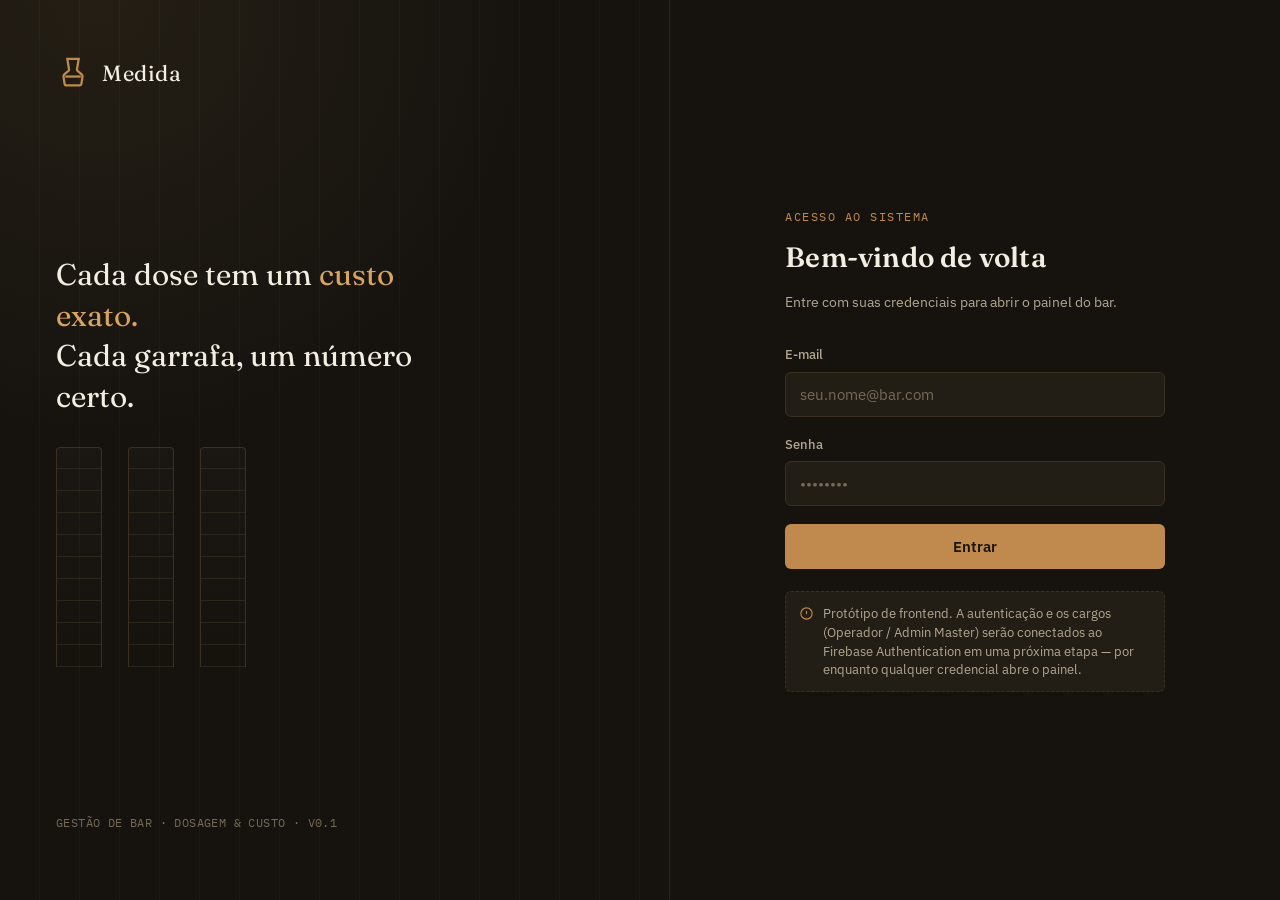
<file: index.html>
<!doctype html>
<html lang="pt-BR">
<head>
<meta charset="UTF-8">
<meta name="viewport" content="width=device-width, initial-scale=1.0">
<title>Medida — Entrar</title>
<link rel="preconnect" href="https://fonts.googleapis.com">
<link href="https://fonts.googleapis.com/css2?family=Fraunces:opsz,wght@9..144,500;9..144,600&family=IBM+Plex+Sans:wght@400;500;600&family=IBM+Plex+Mono:wght@400;500&display=swap" rel="stylesheet">
<link rel="stylesheet" href="css/tokens.css">
<link rel="stylesheet" href="css/login.css">
</head>
<body>

<div class="login-screen">

  <!-- Painel de marca -->
  <aside class="login-aside">
    <div class="brand-mark">
      <svg class="glyph" viewBox="0 0 24 24" fill="none" stroke="currentColor" stroke-width="1.6">
        <path d="M8 2h8l-1.2 7.5a1 1 0 0 0 .35.95L18 12.8a2 2 0 0 1 .7 1.9l-.8 5.2a1 1 0 0 1-1 .85H7.1a1 1 0 0 1-1-.85l-.8-5.2a2 2 0 0 1 .7-1.9l2.85-2.35a1 1 0 0 0 .35-.95L8 2Z"/>
        <path d="M6.5 14.5h11"/>
      </svg>
      <span>Medida</span>
    </div>

    <div>
      <p class="login-quote">Cada dose tem um <em>custo exato.</em><br>Cada garrafa, um número certo.</p>

      <div class="gauge-wrap" aria-hidden="true">
        <div class="gauge"><div class="ticks"></div><div class="fill"></div></div>
        <div class="gauge"><div class="ticks"></div><div class="fill"></div></div>
        <div class="gauge"><div class="ticks"></div><div class="fill"></div></div>
      </div>
    </div>

    <p class="login-foot">GESTÃO DE BAR · DOSAGEM &amp; CUSTO · V0.1</p>
  </aside>

  <!-- Formulário -->
  <main class="login-main">
    <form class="login-card" id="loginForm" novalidate>
      <span class="eyebrow">Acesso ao sistema</span>
      <h1>Bem-vindo de volta</h1>
      <p class="sub">Entre com suas credenciais para abrir o painel do bar.</p>

      <div class="field">
        <label for="email">E-mail</label>
        <input type="email" id="email" placeholder="seu.nome@bar.com" autocomplete="username" required>
      </div>

      <div class="field">
        <label for="senha">Senha</label>
        <input type="password" id="senha" placeholder="••••••••" autocomplete="current-password" required>
      </div>

      <button class="btn-primary" type="submit">Entrar</button>

      <div class="login-note">
        <svg viewBox="0 0 24 24" fill="none" stroke="currentColor" stroke-width="1.8"><circle cx="12" cy="12" r="9"/><path d="M12 8v5"/><path d="M12 16h.01"/></svg>
        <span>Protótipo de frontend. A autenticação e os cargos (Operador / Admin Master) serão conectados ao Firebase Authentication em uma próxima etapa — por enquanto qualquer credencial abre o painel.</span>
      </div>
    </form>
  </main>

</div>

<script src="js/login.js"></script>
</body>
</html>
</file>
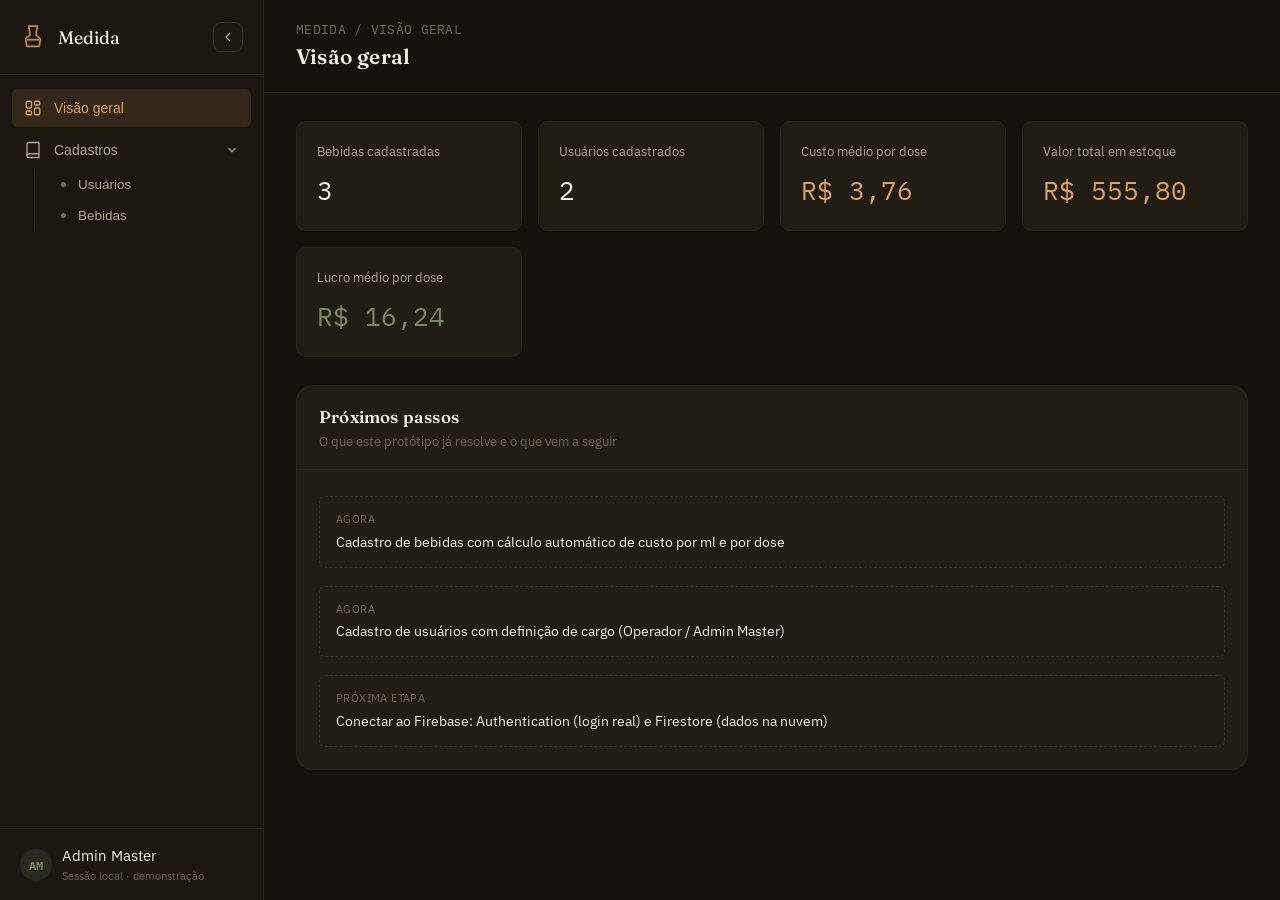
<file: dashboard.html>
<!doctype html>
<html lang="pt-BR">
<head>
<meta charset="UTF-8">
<meta name="viewport" content="width=device-width, initial-scale=1.0">
<title>Medida — Painel</title>
<link rel="preconnect" href="https://fonts.googleapis.com">
<link href="https://fonts.googleapis.com/css2?family=Fraunces:opsz,wght@9..144,500;9..144,600&family=IBM+Plex+Sans:wght@400;500;600&family=IBM+Plex+Mono:wght@400;500&display=swap" rel="stylesheet">
<link rel="stylesheet" href="css/tokens.css">
<link rel="stylesheet" href="css/app.css">
</head>
<body>

<div class="app" id="appRoot">

  <!-- ============ SIDEBAR ============ -->
  <aside class="sidebar">
    <div class="sidebar-head">
      <svg class="glyph" viewBox="0 0 24 24" fill="none" stroke="currentColor" stroke-width="1.6">
        <path d="M8 2h8l-1.2 7.5a1 1 0 0 0 .35.95L18 12.8a2 2 0 0 1 .7 1.9l-.8 5.2a1 1 0 0 1-1 .85H7.1a1 1 0 0 1-1-.85l-.8-5.2a2 2 0 0 1 .7-1.9l2.85-2.35a1 1 0 0 0 .35-.95L8 2Z"/>
        <path d="M6.5 14.5h11"/>
      </svg>
      <span class="brand-text">Medida</span>
      <button class="sidebar-toggle" id="sidebarToggle" title="Recolher menu" aria-label="Recolher menu">
        <svg viewBox="0 0 24 24" fill="none" stroke="currentColor" stroke-width="2"><path d="M15 6l-6 6 6 6"/></svg>
      </button>
    </div>

    <nav class="sidebar-nav">
      <div class="nav-group">
        <button class="nav-link active" data-target="dashboard">
          <svg viewBox="0 0 24 24" fill="none" stroke="currentColor" stroke-width="1.7"><rect x="3" y="3" width="7" height="9" rx="1.5"/><rect x="14" y="3" width="7" height="5" rx="1.5"/><rect x="14" y="12" width="7" height="9" rx="1.5"/><rect x="3" y="16" width="7" height="5" rx="1.5"/></svg>
          <span class="nav-label">Visão geral</span>
        </button>
      </div>

      <div class="nav-group">
        <button class="nav-parent" id="cadastrosParent" aria-expanded="true">
          <svg viewBox="0 0 24 24" fill="none" stroke="currentColor" stroke-width="1.7"><path d="M4 19.5A2.5 2.5 0 0 1 6.5 17H20"/><path d="M6.5 2H20v20H6.5A2.5 2.5 0 0 1 4 19.5v-15A2.5 2.5 0 0 1 6.5 2Z"/></svg>
          <span class="nav-label">Cadastros</span>
          <svg class="chevron" viewBox="0 0 24 24" fill="none" stroke="currentColor" stroke-width="2"><path d="M9 6l6 6-6 6"/></svg>
        </button>
        <div class="nav-sub open" id="cadastrosSub">
          <button class="nav-link" data-target="usuarios">
            <span class="nav-label">Usuários</span>
          </button>
          <button class="nav-link" data-target="bebidas">
            <span class="nav-label">Bebidas</span>
          </button>
        </div>
      </div>
    </nav>

    <div class="sidebar-foot">
      <div class="avatar">AM</div>
      <div class="who">
        <div>Admin Master</div>
        <small>Sessão local · demonstração</small>
      </div>
    </div>
  </aside>

  <!-- ============ MAIN ============ -->
  <div class="main">
    <header class="topbar">
      <div>
        <div class="crumbs" id="crumbs">MEDIDA / VISÃO GERAL</div>
        <h1 id="pageTitle">Visão geral</h1>
      </div>
      <button class="icon-btn" id="mobileMenuBtn" aria-label="Abrir menu" style="display:none">
        <svg viewBox="0 0 24 24" fill="none" stroke="currentColor" stroke-width="1.8"><path d="M3 6h18M3 12h18M3 18h18"/></svg>
      </button>
    </header>

    <div class="content">

      <!-- ===== VIEW: DASHBOARD ===== -->
      <section class="view active" id="view-dashboard">
        <div class="stat-grid">
          <div class="stat-card">
            <div class="label">Bebidas cadastradas</div>
            <div class="value num" id="statBebidas">0</div>
          </div>
          <div class="stat-card">
            <div class="label">Usuários cadastrados</div>
            <div class="value num" id="statUsuarios">0</div>
          </div>
          <div class="stat-card">
            <div class="label">Custo médio por dose</div>
            <div class="value num brass" id="statCustoMedio">R$ 0,00</div>
          </div>
          <div class="stat-card">
            <div class="label">Valor total em estoque</div>
            <div class="value num brass" id="statValorEstoque">R$ 0,00</div>
          </div>
          <div class="stat-card">
            <div class="label">Lucro médio por dose</div>
            <div class="value num" id="statLucroMedio" style="color:var(--olive)">R$ 0,00</div>
          </div>
        </div>

        <div class="panel">
          <div class="panel-head">
            <div>
              <h2>Próximos passos</h2>
              <div class="desc">O que este protótipo já resolve e o que vem a seguir</div>
            </div>
          </div>
          <div style="padding:22px; display:grid; gap:14px;">
            <div class="calc-box" style="width:100%">
              <div class="item"><div class="k">Agora</div><div class="v" style="font-size:14px; font-family:var(--font-body); color:var(--ink)">Cadastro de bebidas com cálculo automático de custo por ml e por dose</div></div>
            </div>
            <div class="calc-box" style="width:100%">
              <div class="item"><div class="k">Agora</div><div class="v" style="font-size:14px; font-family:var(--font-body); color:var(--ink)">Cadastro de usuários com definição de cargo (Operador / Admin Master)</div></div>
            </div>
            <div class="calc-box" style="width:100%">
              <div class="item"><div class="k">Próxima etapa</div><div class="v" style="font-size:14px; font-family:var(--font-body); color:var(--ink)">Conectar ao Firebase: Authentication (login real) e Firestore (dados na nuvem)</div></div>
            </div>
          </div>
        </div>
      </section>

      <!-- ===== VIEW: USUÁRIOS ===== -->
      <section class="view" id="view-usuarios">
        <div class="panel">
          <div class="panel-head">
            <div>
              <h2>Usuários</h2>
              <div class="desc">Pessoas com acesso ao sistema e seus cargos</div>
            </div>
            <div style="display:flex; gap:10px; align-items:center;">
              <div class="search-wrap">
                <svg viewBox="0 0 24 24" fill="none" stroke="currentColor" stroke-width="1.8"><circle cx="11" cy="11" r="7"/><path d="m21 21-4.3-4.3"/></svg>
                <input class="search-input" id="searchUsuarios" placeholder="Buscar usuário...">
              </div>
              <button class="btn btn-brass" id="btnNovoUsuario">
                <svg viewBox="0 0 24 24" fill="none" stroke="currentColor" stroke-width="2"><path d="M12 5v14M5 12h14"/></svg>
                Novo usuário
              </button>
            </div>
          </div>
          <div id="usuariosTableWrap"></div>
        </div>
      </section>

      <!-- ===== VIEW: BEBIDAS ===== -->
      <section class="view" id="view-bebidas">
        <div class="panel">
          <div class="panel-head">
            <div>
              <h2>Bebidas</h2>
              <div class="desc">Catálogo de bebidas, volume, preço de compra e custo calculado</div>
            </div>
            <div style="display:flex; gap:10px; align-items:center;">
              <div class="search-wrap">
                <svg viewBox="0 0 24 24" fill="none" stroke="currentColor" stroke-width="1.8"><circle cx="11" cy="11" r="7"/><path d="m21 21-4.3-4.3"/></svg>
                <input class="search-input" id="searchBebidas" placeholder="Buscar bebida...">
              </div>
              <button class="btn btn-brass" id="btnNovaBebida">
                <svg viewBox="0 0 24 24" fill="none" stroke="currentColor" stroke-width="2"><path d="M12 5v14M5 12h14"/></svg>
                Nova bebida
              </button>
            </div>
          </div>
          <div id="bebidasTableWrap"></div>
        </div>
      </section>

    </div>
  </div>
</div>

<!-- ============ MODAL: USUÁRIO ============ -->
<div class="modal-backdrop" id="modalUsuario">
  <div class="modal">
    <div class="modal-head">
      <h3 id="modalUsuarioTitle">Novo usuário</h3>
      <button class="icon-btn" data-close-modal="modalUsuario" aria-label="Fechar">
        <svg viewBox="0 0 24 24" fill="none" stroke="currentColor" stroke-width="2"><path d="M18 6 6 18M6 6l12 12"/></svg>
      </button>
    </div>
    <form id="formUsuario">
      <div class="modal-body">
        <input type="hidden" id="usuarioId">
        <div class="field">
          <label for="usuarioNome">Nome completo</label>
          <input type="text" id="usuarioNome" placeholder="Ex.: Camila Souza" required>
        </div>
        <div class="field">
          <label for="usuarioEmail">E-mail</label>
          <input type="email" id="usuarioEmail" placeholder="camila@bar.com" required>
        </div>
        <div class="form-row">
          <div class="field">
            <label for="usuarioCargo">Cargo</label>
            <select id="usuarioCargo">
              <option value="Operador">Operador</option>
              <option value="Admin Master">Admin Master</option>
            </select>
          </div>
          <div class="field">
            <label for="usuarioStatus">Status</label>
            <select id="usuarioStatus">
              <option value="Ativo">Ativo</option>
              <option value="Inativo">Inativo</option>
            </select>
          </div>
        </div>
      </div>
      <div class="modal-foot">
        <button type="button" class="btn btn-ghost" data-close-modal="modalUsuario">Cancelar</button>
        <button type="submit" class="btn btn-brass">Salvar usuário</button>
      </div>
    </form>
  </div>
</div>

<!-- ============ MODAL: BEBIDA ============ -->
<div class="modal-backdrop" id="modalBebida">
  <div class="modal">
    <div class="modal-head">
      <h3 id="modalBebidaTitle">Nova bebida</h3>
      <button class="icon-btn" data-close-modal="modalBebida" aria-label="Fechar">
        <svg viewBox="0 0 24 24" fill="none" stroke="currentColor" stroke-width="2"><path d="M18 6 6 18M6 6l12 12"/></svg>
      </button>
    </div>
    <form id="formBebida">
      <div class="modal-body">
        <input type="hidden" id="bebidaId">
        <div class="field">
          <label for="bebidaNome">Nome da bebida</label>
          <input type="text" id="bebidaNome" placeholder="Ex.: Vodka Nacional" required>
        </div>
        <div class="form-row">
          <div class="field">
            <label for="bebidaCategoria">Categoria</label>
            <select id="bebidaCategoria">
              <option>Destilado</option>
              <option>Cerveja</option>
              <option>Vinho</option>
              <option>Licor</option>
              <option>Refrigerante / Suco</option>
              <option>Outro</option>
            </select>
          </div>
          <div class="field">
            <label for="bebidaVolume">Volume da embalagem (ml)</label>
            <input type="number" id="bebidaVolume" min="1" step="1" placeholder="1000" required>
          </div>
        </div>
        <div class="form-row">
          <div class="field">
            <label for="bebidaPreco">Preço de compra (R$)</label>
            <input type="number" id="bebidaPreco" min="0" step="0.01" placeholder="45.90" required>
          </div>
          <div class="field">
            <label for="bebidaDose">Dose padrão (ml)</label>
            <input type="number" id="bebidaDose" min="1" step="1" placeholder="50" required>
          </div>
        </div>

        <div class="field">
          <label for="bebidaPrecoVenda">Preço de venda da dose (R$)</label>
          <input type="number" id="bebidaPrecoVenda" min="0" step="0.01" placeholder="18.00">
        </div>

        <div class="calc-box">
          <div class="item">
            <div class="k">Custo por ml</div>
            <div class="v" id="calcPorMl">R$ 0,000</div>
          </div>
          <div class="item">
            <div class="k">Custo por dose</div>
            <div class="v" id="calcPorDose">R$ 0,00</div>
          </div>
          <div class="item">
            <div class="k">Doses por garrafa</div>
            <div class="v" id="calcDosesPorGarrafa">0</div>
          </div>
        </div>

        <div class="calc-box" style="border-color:var(--olive)">
          <div class="item">
            <div class="k">Lucro por ml</div>
            <div class="v" id="calcLucroPorMl" style="color:var(--olive)">R$ 0,000</div>
          </div>
          <div class="item">
            <div class="k">Lucro por dose</div>
            <div class="v" id="calcLucroPorDose" style="color:var(--olive)">R$ 0,00</div>
          </div>
          <div class="item">
            <div class="k">Margem</div>
            <div class="v" id="calcMargem" style="color:var(--olive)">0%</div>
          </div>
        </div>
      </div>
      <div class="modal-foot">
        <button type="button" class="btn btn-ghost" data-close-modal="modalBebida">Cancelar</button>
        <button type="submit" class="btn btn-brass">Salvar bebida</button>
      </div>
    </form>
  </div>
</div>

<!-- ============ MODAL: CONFIRMAÇÃO ============ -->
<div class="modal-backdrop" id="modalConfirm">
  <div class="modal" style="max-width: 380px;">
    <div class="modal-head">
      <h3>Excluir registro</h3>
      <button class="icon-btn" data-close-modal="modalConfirm" aria-label="Fechar">
        <svg viewBox="0 0 24 24" fill="none" stroke="currentColor" stroke-width="2"><path d="M18 6 6 18M6 6l12 12"/></svg>
      </button>
    </div>
    <div class="modal-body">
      <p id="confirmText" style="color:var(--ink-muted); font-size:14px; line-height:1.6;">Tem certeza que deseja excluir este registro? Essa ação não pode ser desfeita.</p>
    </div>
    <div class="modal-foot">
      <button type="button" class="btn btn-ghost" data-close-modal="modalConfirm">Cancelar</button>
      <button type="button" class="btn btn-danger-ghost" id="confirmDeleteBtn">Excluir</button>
    </div>
  </div>
</div>

<div class="toast" id="toast">
  <svg viewBox="0 0 24 24" fill="none" stroke="currentColor" stroke-width="2"><path d="M20 6 9 17l-5-5"/></svg>
  <span id="toastMsg">Salvo com sucesso</span>
</div>

<script src="js/storage.js"></script>
<script src="js/app.js"></script>
<script src="js/usuarios.js"></script>
<script src="js/bebidas.js"></script>
</body>
</html>
</file>
<file: css/tokens.css>
/* =========================================================
   MEDIDA — Design Tokens
   Paleta inspirada em ferramentas de bar: latão envelhecido,
   vidro âmbar, madeira escura de balcão. Tipografia: serifada
   de personalidade para marca, sans utilitária para interface,
   monoespaçada para todos os números (doses, ml, R$) — a régua
   de medição é o fio condutor visual do produto.
   ========================================================= */

:root{
  /* Cor — base */
  --bg: #16130F;
  --bg-elevated: #1C1811;
  --surface: #221D15;
  --surface-2: #2B2419;
  --border: #3A3122;
  --border-soft: #2C2619;

  /* Cor — acento */
  --brass: #C08A4E;
  --brass-strong: #D9A362;
  --brass-soft: rgba(192, 138, 78, 0.14);
  --olive: #7C8A61;
  --olive-soft: rgba(124, 138, 97, 0.16);
  --danger: #C1584F;
  --danger-soft: rgba(193, 88, 79, 0.14);

  /* Cor — texto */
  --ink: #F3EEE1;
  --ink-muted: #B3A791;
  --ink-faint: #756A56;

  /* Tipografia */
  --font-display: 'Fraunces', 'Georgia', serif;
  --font-body: 'IBM Plex Sans', 'Segoe UI', sans-serif;
  --font-mono: 'IBM Plex Mono', 'Consolas', monospace;

  /* Layout */
  --sidebar-w: 264px;
  --sidebar-w-collapsed: 76px;
  --radius-sm: 6px;
  --radius-md: 10px;
  --radius-lg: 16px;
  --shadow-card: 0 8px 24px rgba(0,0,0,0.28);
  --ease: cubic-bezier(.65,.05,.36,1);
}

*, *::before, *::after{ box-sizing: border-box; }
html, body{ height: 100%; }
body{
  margin: 0;
  background: var(--bg);
  color: var(--ink);
  font-family: var(--font-body);
  font-size: 15px;
  line-height: 1.5;
  -webkit-font-smoothing: antialiased;
}

h1, h2, h3, h4{
  font-family: var(--font-display);
  font-weight: 600;
  margin: 0;
  color: var(--ink);
  letter-spacing: 0.2px;
}

a{ color: inherit; }

.num{ font-family: var(--font-mono); font-variant-numeric: tabular-nums; }

::selection{ background: var(--brass-soft); color: var(--ink); }

/* Scrollbar */
::-webkit-scrollbar{ width: 10px; height: 10px; }
::-webkit-scrollbar-track{ background: transparent; }
::-webkit-scrollbar-thumb{ background: var(--border); border-radius: 8px; }
::-webkit-scrollbar-thumb:hover{ background: var(--brass); }

/* Foco visível */
:focus-visible{
  outline: 2px solid var(--brass);
  outline-offset: 2px;
  border-radius: 4px;
}

@media (prefers-reduced-motion: reduce){
  *{ animation-duration: 0.001ms !important; transition-duration: 0.001ms !important; }
}
</file>
<file: css/login.css>
/* ===================== LOGIN ===================== */

.login-screen{
  min-height: 100vh;
  display: grid;
  grid-template-columns: 1.1fr 1fr;
}

@media (max-width: 860px){
  .login-screen{ grid-template-columns: 1fr; }
  .login-aside{ display: none; }
}

/* ---- Lado da marca: régua de medição animada ---- */
.login-aside{
  position: relative;
  background:
    radial-gradient(120% 90% at 15% 0%, #241E14 0%, var(--bg) 55%);
  border-right: 1px solid var(--border-soft);
  padding: 56px;
  display: flex;
  flex-direction: column;
  justify-content: space-between;
  overflow: hidden;
}

.login-aside::before{
  content:"";
  position:absolute; inset: 0;
  background-image: repeating-linear-gradient(
    90deg, transparent 0 39px, rgba(192,138,78,0.05) 39px 40px
  );
  pointer-events:none;
}

.brand-mark{ display:flex; align-items:center; gap: 12px; }
.brand-mark .glyph{ width: 34px; height: 34px; color: var(--brass); }
.brand-mark span{
  font-family: var(--font-display);
  font-size: 22px;
  letter-spacing: 0.5px;
}

.login-quote{
  max-width: 420px;
  font-family: var(--font-display);
  font-size: 30px;
  line-height: 1.35;
  color: var(--ink);
}
.login-quote em{ color: var(--brass-strong); font-style: normal; }

.gauge-wrap{
  position: relative;
  display: flex;
  align-items: flex-end;
  gap: 26px;
  height: 220px;
}

.gauge{
  position: relative;
  width: 46px;
  height: 100%;
  border: 1px solid var(--border);
  border-bottom: none;
  border-radius: 4px 4px 0 0;
  overflow: hidden;
  background: linear-gradient(180deg, rgba(255,255,255,0.02), transparent);
}
.gauge .fill{
  position:absolute; left:0; right:0; bottom:0;
  background: linear-gradient(180deg, var(--brass-strong), var(--brass));
  animation: pour 4.5s var(--ease) infinite;
}
.gauge:nth-child(2) .fill{ animation-delay: .5s; }
.gauge:nth-child(3) .fill{ animation-delay: 1s; }
.gauge .ticks{
  position:absolute; inset:0;
  background-image: repeating-linear-gradient(
    0deg, var(--border) 0 1px, transparent 1px 22px
  );
  opacity:.6;
}

@keyframes pour{
  0%{ height: 6%; }
  45%{ height: 78%; }
  70%{ height: 78%; }
  100%{ height: 6%; }
}

.login-foot{
  font-family: var(--font-mono);
  font-size: 12px;
  color: var(--ink-faint);
  letter-spacing: 0.4px;
}

/* ---- Lado do formulário ---- */
.login-main{
  display:flex; align-items:center; justify-content:center;
  padding: 32px;
}
.login-card{ width: 100%; max-width: 380px; }

.login-card .eyebrow{
  font-family: var(--font-mono);
  font-size: 12px;
  letter-spacing: 1.5px;
  text-transform: uppercase;
  color: var(--brass);
  margin-bottom: 10px;
  display:block;
}

.login-card h1{ font-size: 28px; margin-bottom: 6px; }
.login-card .sub{ color: var(--ink-muted); margin-bottom: 32px; font-size: 14px; }

.field{ margin-bottom: 18px; }
.field label{
  display:block; font-size: 13px; color: var(--ink-muted);
  margin-bottom: 7px; font-weight: 500;
}
.field input, .field select{
  width: 100%;
  background: var(--surface);
  border: 1px solid var(--border);
  color: var(--ink);
  padding: 12px 14px;
  border-radius: var(--radius-sm);
  font-family: var(--font-body);
  font-size: 14.5px;
  transition: border-color .15s var(--ease), background .15s var(--ease);
}
.field input:focus, .field select:focus{
  border-color: var(--brass);
  background: var(--bg-elevated);
  outline: none;
}
.field input::placeholder{ color: var(--ink-faint); }

.btn-primary{
  width: 100%;
  background: var(--brass);
  color: #1A1409;
  border: none;
  padding: 13px 16px;
  border-radius: var(--radius-sm);
  font-family: var(--font-body);
  font-weight: 600;
  font-size: 14.5px;
  cursor: pointer;
  transition: background .15s var(--ease), transform .1s var(--ease);
}
.btn-primary:hover{ background: var(--brass-strong); }
.btn-primary:active{ transform: translateY(1px); }

.login-note{
  margin-top: 22px;
  display:flex; gap: 9px; align-items:flex-start;
  background: var(--surface);
  border: 1px dashed var(--border);
  border-radius: var(--radius-sm);
  padding: 12px 13px;
  font-size: 12.5px;
  color: var(--ink-muted);
  line-height: 1.5;
}
.login-note svg{ flex: none; width: 15px; height: 15px; margin-top: 2px; color: var(--brass); }
</file>
<file: css/app.css>
/* ===================== APP SHELL ===================== */

.app{
  display: grid;
  grid-template-columns: var(--sidebar-w) 1fr;
  min-height: 100vh;
  transition: grid-template-columns .32s var(--ease);
}
.app.collapsed{ grid-template-columns: var(--sidebar-w-collapsed) 1fr; }

/* ---------- Sidebar ---------- */
.sidebar{
  background: var(--bg-elevated);
  border-right: 1px solid var(--border-soft);
  display: flex;
  flex-direction: column;
  overflow: hidden;
  position: relative;
}

.sidebar-head{
  display:flex; align-items:center; gap:12px;
  padding: 22px 20px;
  border-bottom: 1px solid var(--border-soft);
  min-height: 68px;
}
.sidebar-head .glyph{ width:26px; height:26px; color: var(--brass); flex: none; }
.sidebar-head .brand-text{
  font-family: var(--font-display);
  font-size: 18px;
  white-space: nowrap;
  opacity: 1;
  transition: opacity .18s var(--ease);
}
.app.collapsed .sidebar-head .brand-text{ opacity: 0; width:0; }

.sidebar-toggle{
  margin-left: auto;
  background: transparent;
  border: 1px solid var(--border);
  color: var(--ink-muted);
  width: 30px; height: 30px;
  border-radius: 8px;
  display:flex; align-items:center; justify-content:center;
  cursor: pointer;
  flex: none;
  transition: border-color .15s, color .15s, transform .32s var(--ease);
}
.sidebar-toggle:hover{ color: var(--brass); border-color: var(--brass); }
.app.collapsed .sidebar-toggle{ transform: rotate(180deg); }
.app.collapsed .sidebar-head{ justify-content:center; padding: 22px 0; }
.app.collapsed .sidebar-toggle{ margin-left:0; }
.app.collapsed .sidebar-head .glyph{ display:none; }

.sidebar-nav{ padding: 14px 12px; overflow-y: auto; overflow-x: hidden; flex: 1; }

.nav-group + .nav-group{ margin-top: 4px; }

.nav-link, .nav-parent{
  display:flex; align-items:center; gap: 12px;
  padding: 10px 12px;
  border-radius: var(--radius-sm);
  color: var(--ink-muted);
  text-decoration:none;
  font-size: 14px;
  font-weight: 500;
  cursor: pointer;
  border: none;
  background: transparent;
  width: 100%;
  text-align: left;
  white-space: nowrap;
  transition: background .15s var(--ease), color .15s var(--ease);
}
.nav-link:hover, .nav-parent:hover{ background: var(--surface); color: var(--ink); }
.nav-link.active{ background: var(--brass-soft); color: var(--brass-strong); }
.nav-link svg, .nav-parent svg{ width:18px; height:18px; flex: none; }

.nav-parent .chevron{ margin-left: auto; width:14px; height:14px; transition: transform .25s var(--ease); }
.nav-parent[aria-expanded="true"] .chevron{ transform: rotate(90deg); }

.nav-label{ opacity:1; transition: opacity .15s var(--ease); }
.app.collapsed .nav-label,
.app.collapsed .nav-parent .chevron{ opacity:0; width:0; overflow:hidden; }
.app.collapsed .nav-link, .app.collapsed .nav-parent{ justify-content:center; }

.nav-sub{
  max-height: 0;
  overflow: hidden;
  transition: max-height .28s var(--ease);
  padding-left: 14px;
  border-left: 1px solid var(--border-soft);
  margin-left: 22px;
}
.nav-sub.open{ max-height: 220px; }
.app.collapsed .nav-sub{ display:none; }

.nav-sub .nav-link{ font-size: 13.5px; padding: 8px 12px; }
.nav-sub .nav-link::before{
  content:""; width:5px; height:5px; border-radius:50%;
  background: var(--ink-faint); flex: none;
}
.nav-sub .nav-link.active::before{ background: var(--brass); }

.sidebar-foot{
  padding: 16px 20px;
  border-top: 1px solid var(--border-soft);
  display:flex; align-items:center; gap:10px;
}
.avatar{
  width: 32px; height:32px; border-radius:50%;
  background: var(--olive-soft); color: var(--olive);
  display:flex; align-items:center; justify-content:center;
  font-family: var(--font-mono); font-size: 12px; font-weight:600;
  flex: none;
}
.sidebar-foot .who{ overflow:hidden; white-space:nowrap; transition: opacity .15s; }
.sidebar-foot .who small{ display:block; color: var(--ink-faint); font-size: 11px; }
.app.collapsed .sidebar-foot .who{ opacity:0; width:0; }
.app.collapsed .sidebar-foot{ justify-content:center; }

/* ---------- Main ---------- */
.main{ display:flex; flex-direction:column; min-width:0; }

.topbar{
  display:flex; align-items:center; justify-content: space-between;
  padding: 20px 32px;
  border-bottom: 1px solid var(--border-soft);
  min-height: 68px;
}
.topbar .crumbs{ font-size: 12.5px; color: var(--ink-faint); font-family: var(--font-mono); letter-spacing: .3px; }
.topbar h1{ font-size: 21px; margin-top: 2px; }

.content{ padding: 28px 32px 60px; flex:1; }
.view{ display:none; }
.view.active{ display:block; animation: rise .35s var(--ease); }
@keyframes rise{ from{ opacity:0; transform: translateY(6px);} to{ opacity:1; transform:none; } }

/* ---------- Cards / stats ---------- */
.stat-grid{ display:grid; grid-template-columns: repeat(auto-fit,minmax(200px,1fr)); gap:16px; margin-bottom: 28px; }
.stat-card{
  background: var(--surface); border:1px solid var(--border-soft);
  border-radius: var(--radius-md); padding: 20px;
}
.stat-card .label{ font-size:12.5px; color: var(--ink-muted); margin-bottom:10px; }
.stat-card .value{ font-family: var(--font-mono); font-size: 26px; color: var(--ink); }
.stat-card .value.brass{ color: var(--brass-strong); }

.panel{
  background: var(--surface);
  border: 1px solid var(--border-soft);
  border-radius: var(--radius-lg);
  overflow: hidden;
}
.panel-head{
  display:flex; align-items:center; justify-content:space-between;
  gap: 16px; padding: 18px 22px; border-bottom: 1px solid var(--border-soft); flex-wrap:wrap;
}
.panel-head h2{ font-size: 17px; }
.panel-head .desc{ font-size: 12.5px; color: var(--ink-faint); margin-top:3px; }

.search-input{
  background: var(--bg-elevated); border:1px solid var(--border);
  border-radius: var(--radius-sm); padding: 9px 12px 9px 34px;
  color: var(--ink); font-size: 13.5px; width: 220px;
  position: relative;
}
.search-wrap{ position:relative; }
.search-wrap svg{ position:absolute; left:11px; top:50%; transform:translateY(-50%); width:15px; height:15px; color: var(--ink-faint); }

/* ---------- Buttons ---------- */
.btn{
  display:inline-flex; align-items:center; gap:8px;
  padding: 10px 16px; border-radius: var(--radius-sm);
  font-size: 13.5px; font-weight: 600; cursor:pointer;
  border: 1px solid transparent; font-family: var(--font-body);
  transition: all .15s var(--ease);
}
.btn svg{ width:15px; height:15px; }
.btn-brass{ background: var(--brass); color:#1A1409; }
.btn-brass:hover{ background: var(--brass-strong); }
.btn-ghost{ background: transparent; border-color: var(--border); color: var(--ink-muted); }
.btn-ghost:hover{ border-color: var(--brass); color: var(--brass-strong); }
.btn-danger-ghost{ background:transparent; border-color: var(--border); color: var(--danger); }
.btn-danger-ghost:hover{ background: var(--danger-soft); border-color: var(--danger); }
.icon-btn{
  width: 32px; height: 32px; display:flex; align-items:center; justify-content:center;
  border-radius: 7px; border: 1px solid var(--border); background: transparent;
  color: var(--ink-muted); cursor:pointer; transition: all .15s var(--ease);
}
.icon-btn:hover{ color: var(--brass-strong); border-color: var(--brass); }
.icon-btn svg{ width: 15px; height: 15px; }

/* ---------- Tables ---------- */
table{ width:100%; border-collapse: collapse; }
thead th{
  text-align:left; font-size: 11.5px; letter-spacing:.5px; text-transform:uppercase;
  color: var(--ink-faint); font-weight:600; padding: 12px 22px; border-bottom:1px solid var(--border-soft);
  background: var(--bg-elevated);
}
tbody td{ padding: 14px 22px; border-bottom: 1px solid var(--border-soft); font-size: 14px; vertical-align: middle; }
tbody tr:last-child td{ border-bottom:none; }
tbody tr:hover{ background: rgba(192,138,78,0.035); }
td.actions{ display:flex; gap:6px; justify-content:flex-end; }
th.actions-th{ text-align:right; }

.badge{
  display:inline-flex; align-items:center; gap:6px;
  padding: 4px 10px; border-radius: 20px; font-size: 12px; font-weight: 600;
}
.badge-brass{ background: var(--brass-soft); color: var(--brass-strong); }
.badge-olive{ background: var(--olive-soft); color: var(--olive); }
.badge-muted{ background: var(--surface-2); color: var(--ink-faint); }
.badge-danger{ background: var(--danger-soft); color: var(--danger); }
.badge::before{ content:""; width:6px; height:6px; border-radius:50%; background: currentColor; }

.empty-state{ padding: 64px 24px; text-align:center; color: var(--ink-faint); }
.empty-state .glyph{ width:38px; height:38px; margin: 0 auto 14px; color: var(--border); }
.empty-state h3{ color: var(--ink-muted); font-size:16px; margin-bottom:6px; }
.empty-state p{ font-size: 13px; max-width: 320px; margin: 0 auto; }

/* ---------- Modal ---------- */
.modal-backdrop{
  position: fixed; inset:0; background: rgba(10,8,5,0.6);
  backdrop-filter: blur(2px);
  display:none; align-items:center; justify-content:center; z-index: 100; padding: 20px;
}
.modal-backdrop.open{ display:flex; animation: fade .18s var(--ease); }
@keyframes fade{ from{opacity:0;} to{opacity:1;} }

.modal{
  background: var(--bg-elevated); border:1px solid var(--border);
  border-radius: var(--radius-lg); width: 100%; max-width: 460px;
  box-shadow: var(--shadow-card);
  animation: pop .2s var(--ease);
}
@keyframes pop{ from{ opacity:0; transform: translateY(8px) scale(.98);} to{opacity:1; transform:none;} }

.modal-head{ display:flex; align-items:center; justify-content:space-between; padding: 20px 22px; border-bottom:1px solid var(--border-soft); }
.modal-head h3{ font-size:17px; }
.modal-body{ padding: 22px; max-height: 62vh; overflow-y:auto; }
.modal-foot{ display:flex; justify-content:flex-end; gap:10px; padding: 18px 22px; border-top: 1px solid var(--border-soft); }

.form-row{ display:grid; grid-template-columns: 1fr 1fr; gap:14px; }
.calc-box{
  margin-top: 4px; background: var(--surface); border: 1px dashed var(--border);
  border-radius: var(--radius-sm); padding: 14px 16px; display:flex; gap: 26px; flex-wrap: wrap;
}
.calc-box .item .k{ font-size: 11px; color: var(--ink-faint); text-transform:uppercase; letter-spacing:.4px; margin-bottom:4px;}
.calc-box .item .v{ font-family: var(--font-mono); font-size: 18px; color: var(--brass-strong); }

/* ---------- Toast ---------- */
.toast{
  position: fixed; bottom: 24px; right: 24px;
  background: var(--bg-elevated); border:1px solid var(--border);
  color: var(--ink); padding: 13px 18px; border-radius: var(--radius-sm);
  font-size: 13.5px; box-shadow: var(--shadow-card);
  display:flex; align-items:center; gap:10px;
  transform: translateY(12px); opacity:0; pointer-events:none;
  transition: all .25s var(--ease); z-index: 200;
}
.toast.show{ transform:none; opacity:1; }
.toast svg{ width:16px; height:16px; color: var(--olive); flex:none; }

/* ---------- Mobile ---------- */
@media (max-width: 780px){
  .app{ grid-template-columns: 1fr; }
  .sidebar{
    position: fixed; z-index: 90; left:0; top:0; bottom:0; width: var(--sidebar-w);
    transform: translateX(-100%); transition: transform .3s var(--ease);
  }
  .app.mobile-open .sidebar{ transform: translateX(0); }
  .app.collapsed{ grid-template-columns: 1fr; }
  .content{ padding: 20px; }
  .topbar{ padding: 16px 20px; }
  .form-row{ grid-template-columns: 1fr; }
}
</file>
